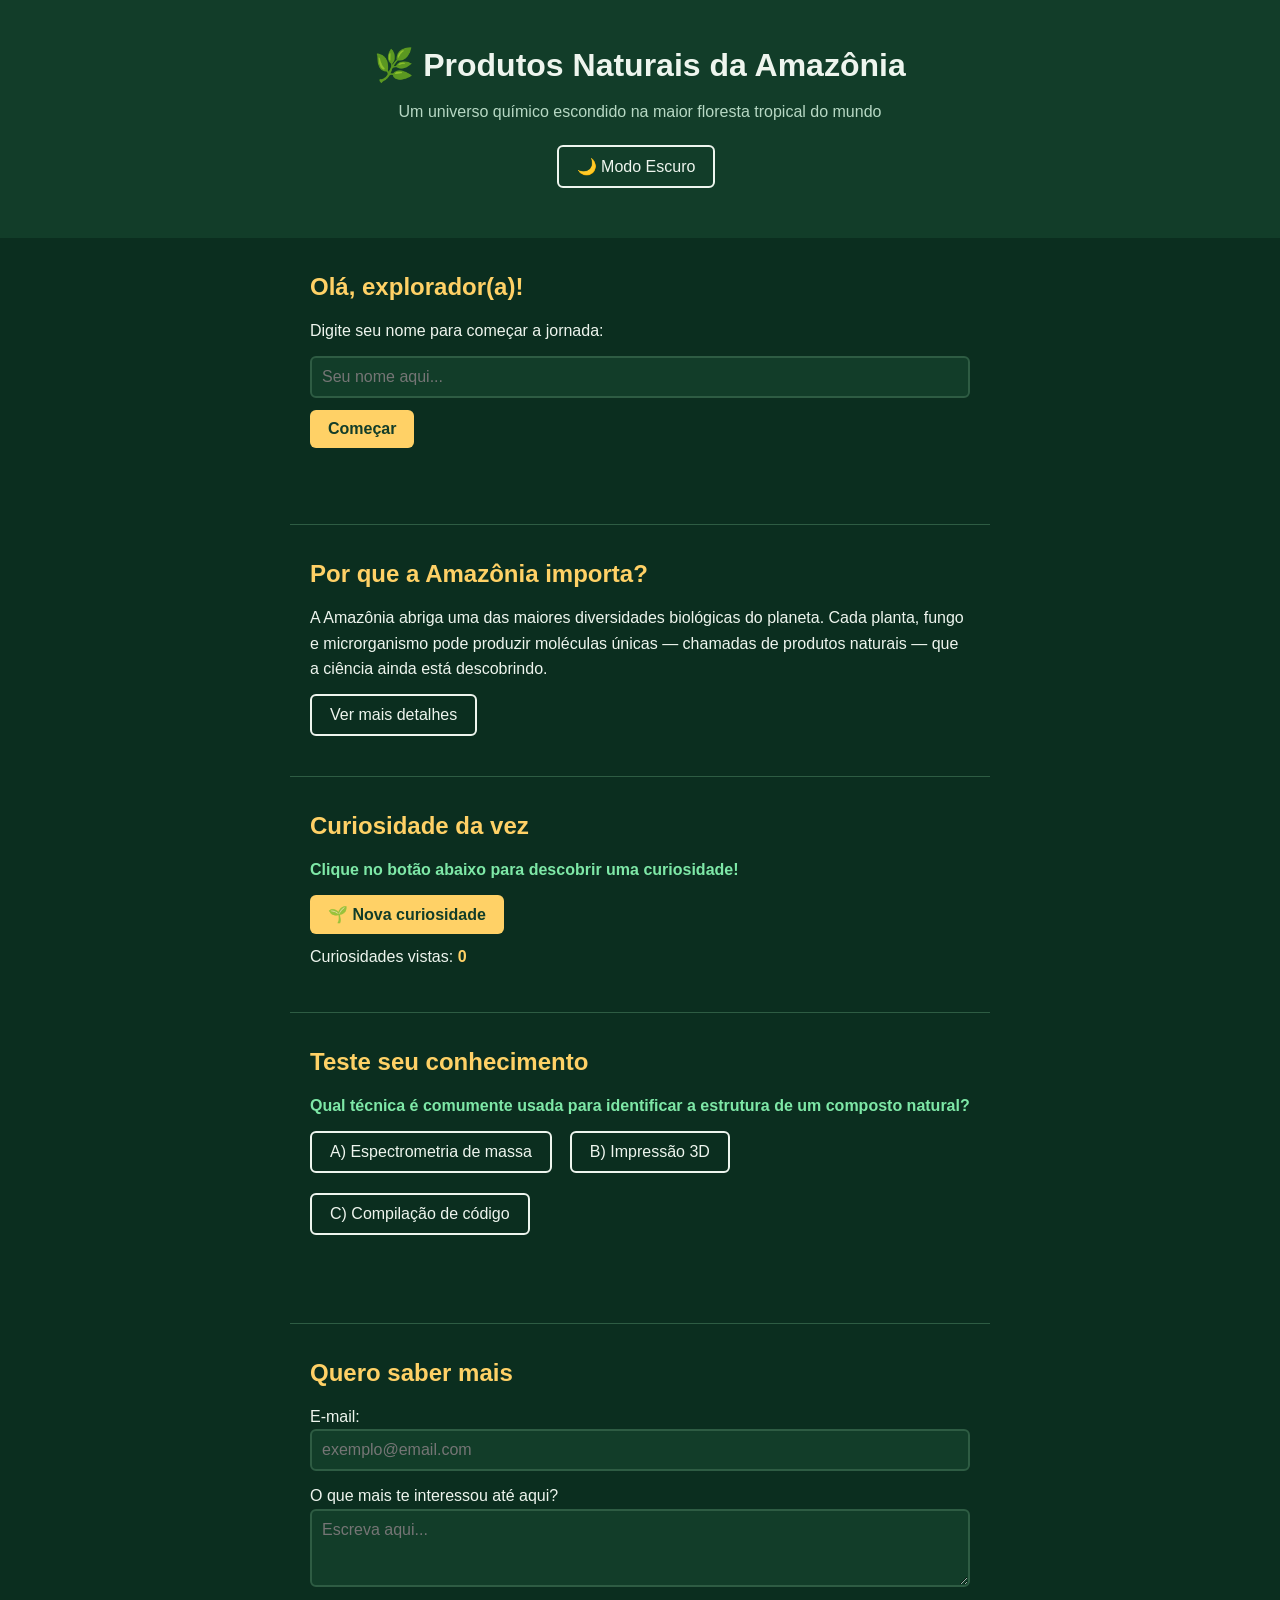
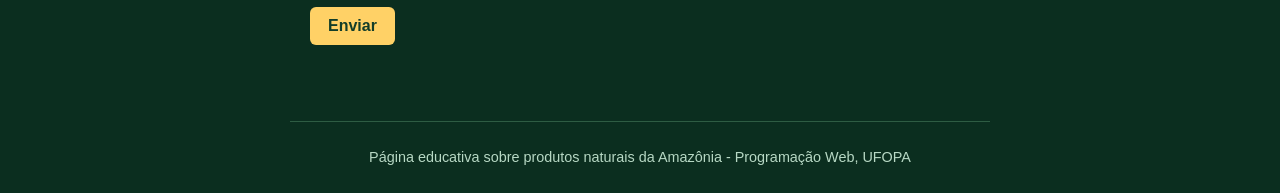
<file: pjnpa/index.html>
<!DOCTYPE html>
<!-- Declaração do tipo de documento: HTML5 -->
<html lang="pt-BR">
<!-- Elemento raiz da página, idioma português do Brasil -->

<head>
    <!-- Metadados da página -->
    <meta charset="UTF-8">
    <!-- Codificação UTF-8, para acentos funcionarem corretamente -->
    <meta name="viewport" content="width=device-width, initial-scale=1.0">
    <!-- Torna a página responsiva em dispositivos móveis -->
    <title>Produtos Naturais da Amazônia - Um Universo Químico</title>
    <!-- Título exibido na aba do navegador -->
    <link rel="stylesheet" href="estilo.css">
    <!-- Liga o arquivo CSS externo -->
</head>

<body>
    <!-- Corpo visível da página -->

    <header class="topo">
        <!-- Cabeçalho com o nome do tema -->
        <h1>🌿 Produtos Naturais da Amazônia</h1>
        <p class="subtitulo">Um universo químico escondido na maior floresta tropical do mundo</p>

        <button id="botaoModoEscuro" class="botao-secundario">🌙 Modo Escuro</button>
        <!-- Botão que alterna entre tema claro e escuro -->
    </header>

    <main>
        <!-- Conteúdo principal -->

        <section id="boasVindas" class="secao">
            <!-- Seção de saudação personalizada -->
            <h2>Olá, explorador(a)!</h2>
            <p>Digite seu nome para começar a jornada:</p>

            <input type="text" id="campoNome" placeholder="Seu nome aqui...">
            <!-- Campo de entrada para o nome do visitante -->
            <button id="botaoSaudar" class="botao-primario">Começar</button>
            <!-- Botão que dispara a saudação -->

            <p id="mensagemSaudacao" class="destaque"></p>
            <!-- Preenchido dinamicamente pelo JavaScript -->
        </section>

        <section class="secao">
            <!-- Seção introdutória sobre o tema -->
            <h2>Por que a Amazônia importa?</h2>
            <p>
                A Amazônia abriga uma das maiores diversidades biológicas do planeta.
                Cada planta, fungo e microrganismo pode produzir moléculas únicas —
                chamadas de produtos naturais — que a ciência ainda está descobrindo.
            </p>

            <button id="botaoDetalhes" class="botao-secundario">Ver mais detalhes</button>
            <!-- Mostra/esconde o bloco de detalhes -->

            <div id="detalhesExtra" class="caixa-detalhes escondido">
                <!-- Bloco de detalhes, inicialmente escondido via CSS -->
                <h3>Para onde vão essas descobertas?</h3>
                <ul>
                    <li>Desenvolvimento de novos medicamentos</li>
                    <li>Cosméticos e produtos naturais</li>
                    <li>Defensivos agrícolas biológicos</li>
                    <li>Estudos de biodiversidade e conservação</li>
                </ul>
            </div>
        </section>

        <section class="secao">
            <!-- Seção da curiosidade rotativa -->
            <h2>Curiosidade da vez</h2>
            <p id="textoCuriosidade" class="destaque">
                Clique no botão abaixo para descobrir uma curiosidade!
            </p>
            <!-- Texto da curiosidade atual, trocado pelo JavaScript -->

            <button id="botaoCuriosidade" class="botao-primario">🌱 Nova curiosidade</button>
            <!-- Avança para a próxima curiosidade da lista -->

            <p>Curiosidades vistas: <span id="contadorCuriosidades">0</span></p>
            <!-- Contador de curiosidades já exibidas -->
        </section>

        <section class="secao">
            <!-- Seção do quiz rápido -->
            <h2>Teste seu conhecimento</h2>
            <p id="perguntaQuiz" class="destaque">Carregando pergunta...</p>
            <!-- Texto da pergunta atual do quiz -->

            <div class="opcoes-quiz">
                <button id="opcaoA" class="botao-secundario">A</button>
                <button id="opcaoB" class="botao-secundario">B</button>
                <button id="opcaoC" class="botao-secundario">C</button>
                <!-- Três botões de alternativa; o texto de cada um é definido via JavaScript -->
            </div>

            <p id="resultadoQuiz" class="destaque"></p>
            <!-- Feedback (acerto/erro) exibido após a escolha -->
            <button id="botaoProximaPergunta" class="botao-secundario escondido">Próxima pergunta</button>
            <!-- Avança para a próxima pergunta do quiz -->
        </section>

        <section class="secao">
            <!-- Formulário de interesse em receber novidades -->
            <h2>Quero saber mais</h2>
            <form id="formularioInscricao">
                <!-- Envio controlado pelo JavaScript -->

                <label for="campoEmail">E-mail:</label>
                <input type="text" id="campoEmail" placeholder="exemplo@email.com">
                <!-- Campo de e-mail -->

                <label for="campoMensagem">O que mais te interessou até aqui?</label>
                <textarea id="campoMensagem" rows="3" placeholder="Escreva aqui..."></textarea>
                <!-- Campo de mensagem -->

                <button type="submit" class="botao-primario">Enviar</button>
                <!-- Botão de envio -->
            </form>

            <p id="mensagemFormulario" class="destaque"></p>
            <!-- Confirmação ou erro do envio -->
        </section>
    </main>

    <footer class="rodape">
        <!-- Rodapé -->
        <p>Página educativa sobre produtos naturais da Amazônia - Programação Web, UFOPA</p>
    </footer>

    <script src="script.js"></script>
    <!-- Liga o arquivo JavaScript, carregado ao final do body -->
</body>

</html>
</file>
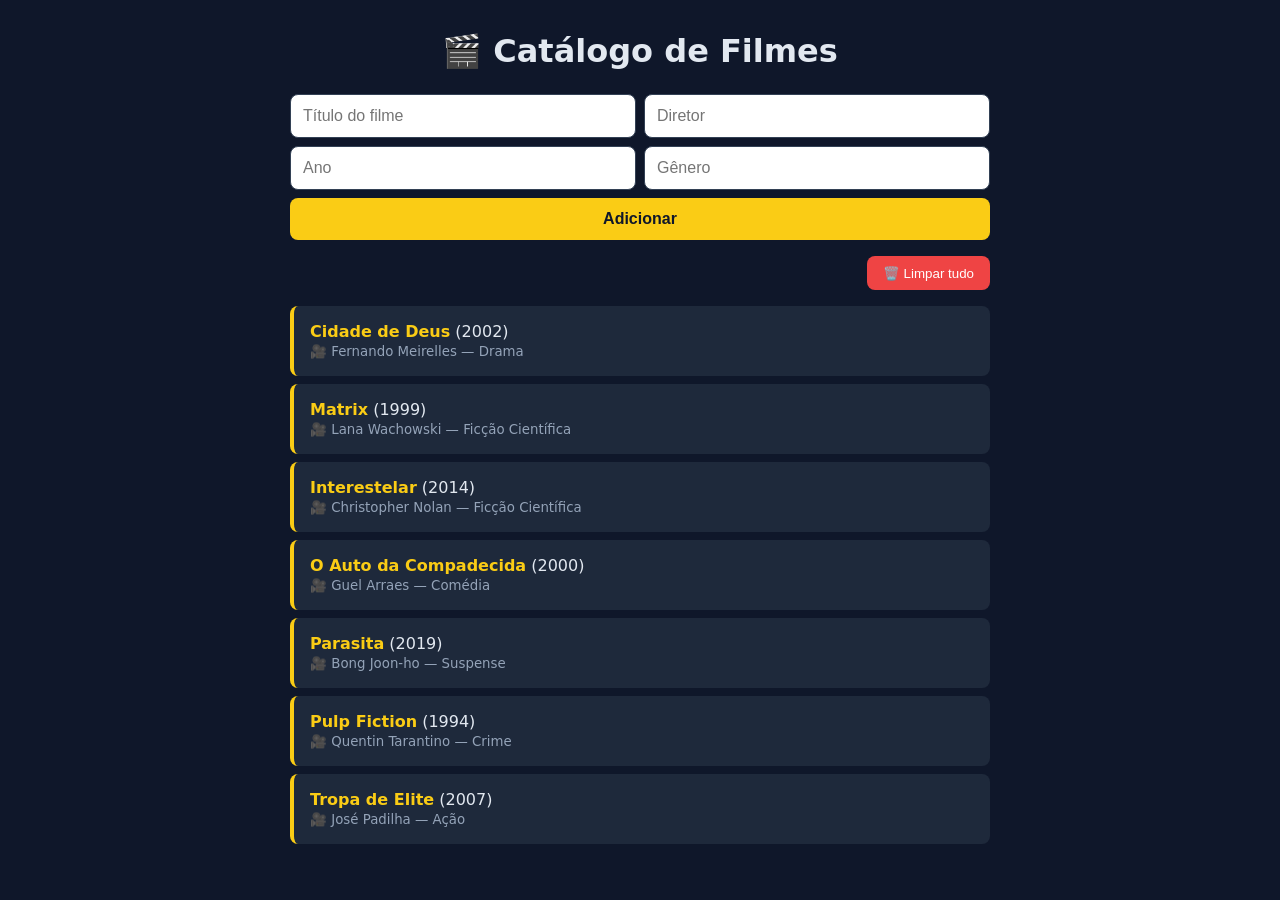
<file: Atividade 4/catalogo-filmes/index.html>
<!DOCTYPE html>
<html lang="pt-BR">
<head>
  <meta charset="UTF-8">
  <meta name="viewport" content="width=device-width, initial-scale=1.0">
  <title>Catálogo de Filmes</title>
  <link rel="stylesheet" href="style.css">
</head>
<body>
  <main class="container">
    <h1>🎬 Catálogo de Filmes</h1>

    <form id="form-filme">
      <input type="text" id="titulo" placeholder="Título do filme" required>
      <input type="text" id="diretor" placeholder="Diretor" required>
      <input type="number" id="ano" placeholder="Ano" min="1888" max="2100" required>
      <input type="text" id="genero" placeholder="Gênero" required>
      <button type="submit">Adicionar</button>
    </form>

    <div class="acoes">
      <button id="btn-limpar" class="perigo">🗑️ Limpar tudo</button>
    </div>

    <ul id="lista-filmes"></ul>
  </main>

  <script src="script.js"></script>
</body>
</html>
</file>
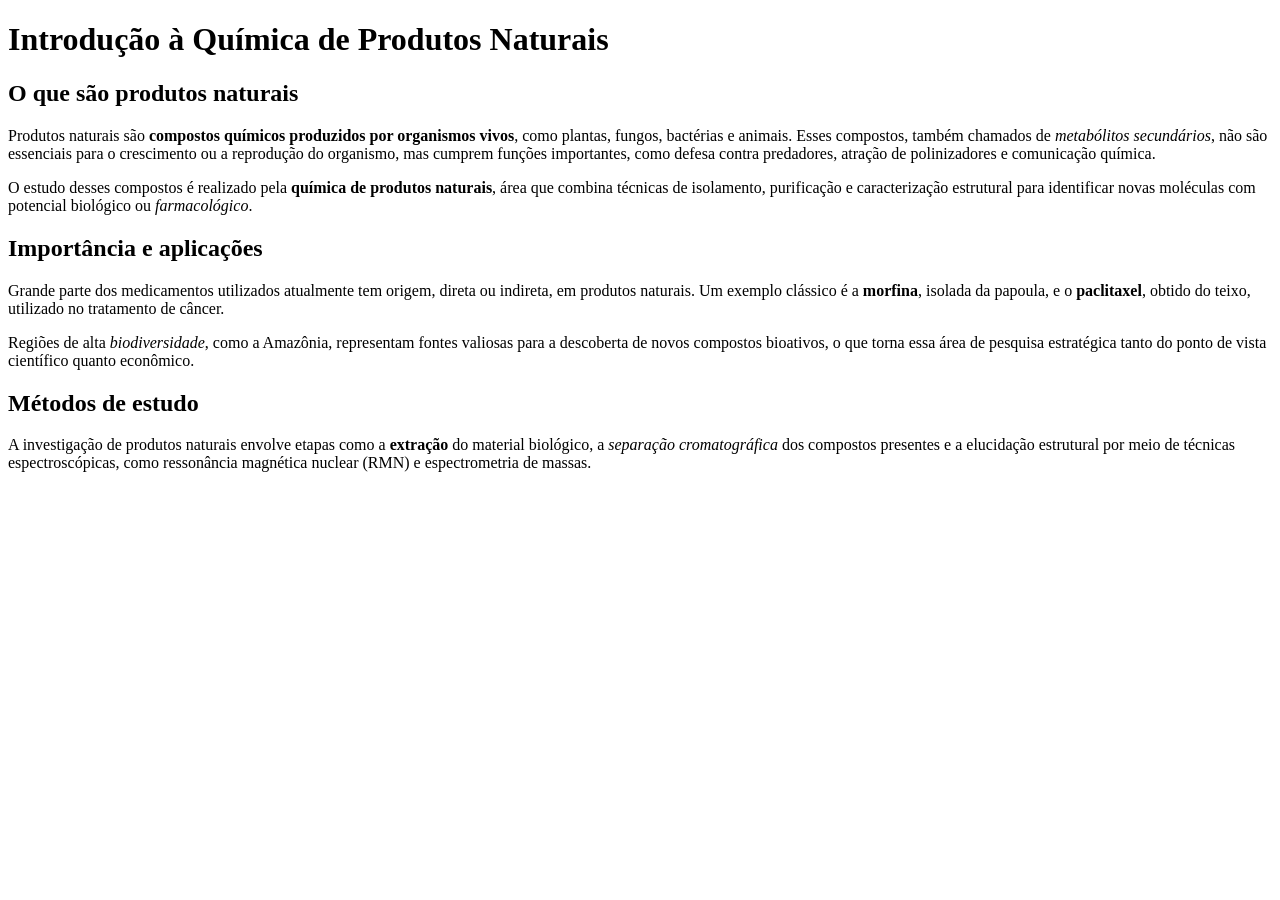
<file: Aula 1/quimica-produtos-naturais.html>
<!DOCTYPE html>
<html lang="pt-BR">
<head>
    <meta charset="UTF-8">
    <title>Introdução à Química de Produtos Naturais</title>
</head>
<body>
    <h1>Introdução à Química de Produtos Naturais</h1>

    <h2>O que são produtos naturais</h2>
    <p>
        Produtos naturais são <strong>compostos químicos produzidos por
        organismos vivos</strong>, como plantas, fungos, bactérias e
        animais. Esses compostos, também chamados de <em>metabólitos
        secundários</em>, não são essenciais para o crescimento ou a
        reprodução do organismo, mas cumprem funções importantes, como
        defesa contra predadores, atração de polinizadores e
        comunicação química.
    </p>
    <p>
        O estudo desses compostos é realizado pela <strong>química de
        produtos naturais</strong>, área que combina técnicas de
        isolamento, purificação e caracterização estrutural para
        identificar novas moléculas com potencial biológico ou
        <em>farmacológico</em>.
    </p>

    <h2>Importância e aplicações</h2>
    <p>
        Grande parte dos medicamentos utilizados atualmente tem origem,
        direta ou indireta, em produtos naturais. Um exemplo clássico é
        a <strong>morfina</strong>, isolada da papoula, e o
        <strong>paclitaxel</strong>, obtido do teixo, utilizado no
        tratamento de câncer.
    </p>
    <p>
        Regiões de alta <em>biodiversidade</em>, como a Amazônia,
        representam fontes valiosas para a descoberta de novos
        compostos bioativos, o que torna essa área de pesquisa
        estratégica tanto do ponto de vista científico quanto
        econômico.
    </p>

    <h2>Métodos de estudo</h2>
    <p>
        A investigação de produtos naturais envolve etapas como a
        <strong>extração</strong> do material biológico, a
        <em>separação cromatográfica</em> dos compostos presentes e a
        elucidação estrutural por meio de técnicas espectroscópicas,
        como ressonância magnética nuclear (RMN) e espectrometria de
        massas.
    </p>
</body>
</html>
</file>
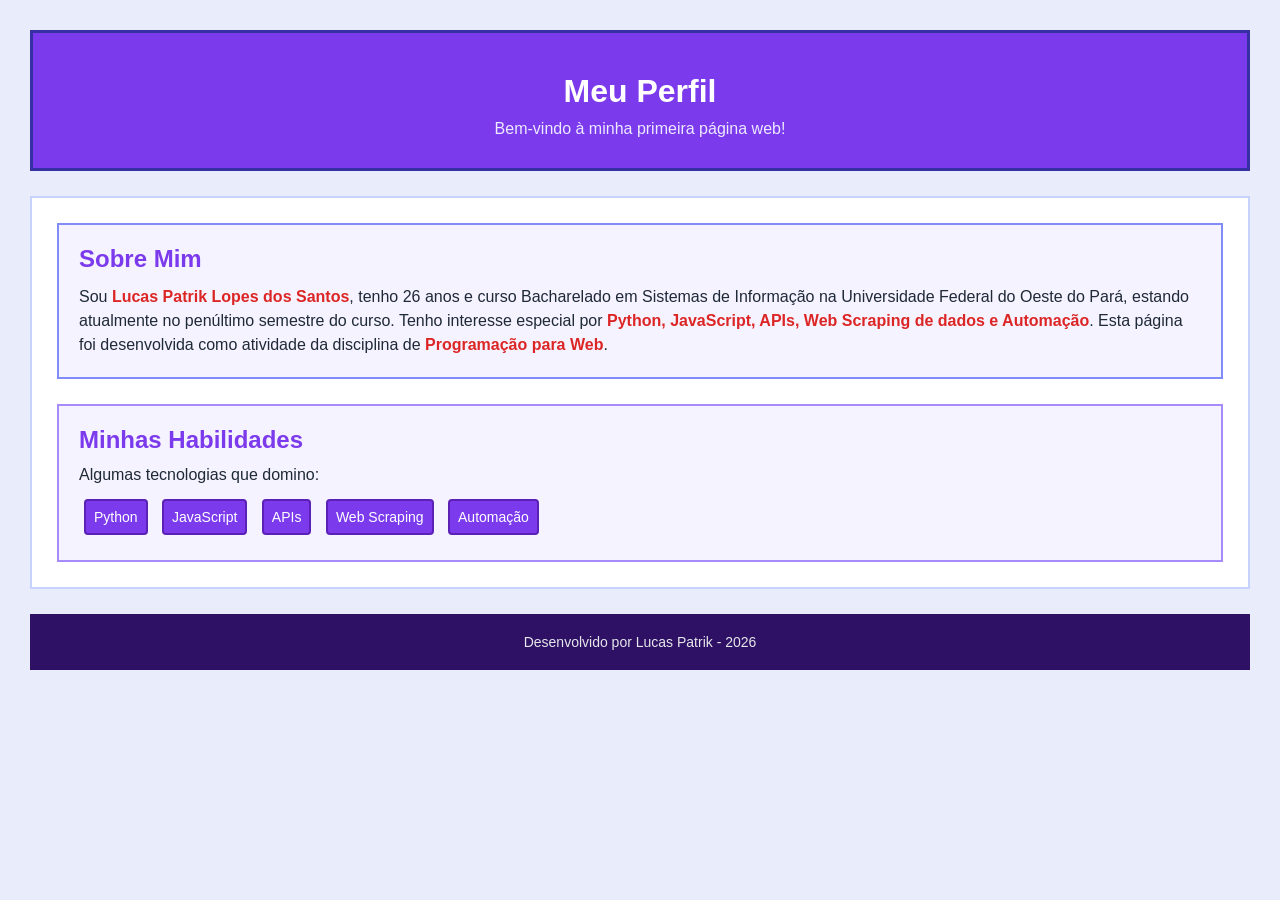
<file: aula 3/meu-perfil.html>
<!doctype html>
<html lang="pt-BR">
    <head>
        <meta charset="UTF-8" />
        <title>Meu Perfil</title>
        <style>
            * {
                box-sizing: border-box;
            }

            body {
                margin: 0;
                padding: 30px;
                background-color: #e9edfb;
                font-family: Arial, Helvetica, sans-serif;
                color: #1f2937;
            }

            .cabecalho {
                border: 3px solid #3730a3;
                padding: 30px;
                background-color: #7c3aed;
                text-align: center;
            }

            .cabecalho h1 {
                margin: 10px;
                color: #ffffff;
            }

            .cabecalho p {
                margin: 8px 0 0 0;
                color: #ede9fe;
            }

            .conteudo {
                margin-top: 25px;
                border: 2px solid #c7d2fe;
                padding: 25px;
                background-color: #ffffff;
            }

            .sobre {
                border: 2px solid #818cf8;
                padding: 20px;
                background-color: #f5f3ff;
            }

            .sobre h2 {
                margin: 0 0 12px 0;
                color: #7c3aed;
            }

            .sobre p {
                margin: 0;
                line-height: 1.5;
            }

            .destaque {
                color: #dc2626;
                font-weight: bold;
            }

            .habilidades {
                margin-top: 25px;
                border: 2px solid #a78bfa;
                padding: 20px;
                background-color: #f5f3ff;
            }

            .habilidades h2 {
                margin: 0 0 12px 0;
                color: #7c3aed;
            }

            .habilidades p {
                margin: 0 0 10px 0;
            }

            .habilidades span {
                display: inline-block;
                margin: 5px;
                padding: 8px;
                border: 2px solid #5b21b6;
                background-color: #7c3aed;
                color: #ffffff;
                border-radius: 4px;
                font-size: 14px;
            }

            .rodape {
                margin-top: 25px;
                padding: 20px;
                background-color: #2e1065;
                color: #e5e7eb;
                text-align: center;
                font-size: 14px;
            }
        </style>
    </head>
    <body>
        <div class="cabecalho">
            <h1>Meu Perfil</h1>
            <p>Bem-vindo à minha primeira página web!</p>
        </div>

        <div class="conteudo">
            <div class="sobre">
                <h2>Sobre Mim</h2>
                <p>
                    Sou
                    <span class="destaque">Lucas Patrik Lopes dos Santos</span>,
                    tenho 26 anos e curso Bacharelado em Sistemas de Informação
                    na Universidade Federal do Oeste do Pará, estando atualmente
                    no penúltimo semestre do curso. Tenho interesse especial por
                    <span class="destaque"
                        >Python, JavaScript, APIs, Web Scraping de dados e
                        Automação</span
                    >. Esta página foi desenvolvida como atividade da disciplina
                    de <span class="destaque">Programação para Web</span>.
                </p>
            </div>

            <div class="habilidades">
                <h2>Minhas Habilidades</h2>
                <p>Algumas tecnologias que domino:</p>
                <span>Python</span>
                <span>JavaScript</span>
                <span>APIs</span>
                <span>Web Scraping</span>
                <span>Automação</span>
            </div>
        </div>

        <div class="rodape">Desenvolvido por Lucas Patrik - 2026</div>
    </body>
</html>
</file>
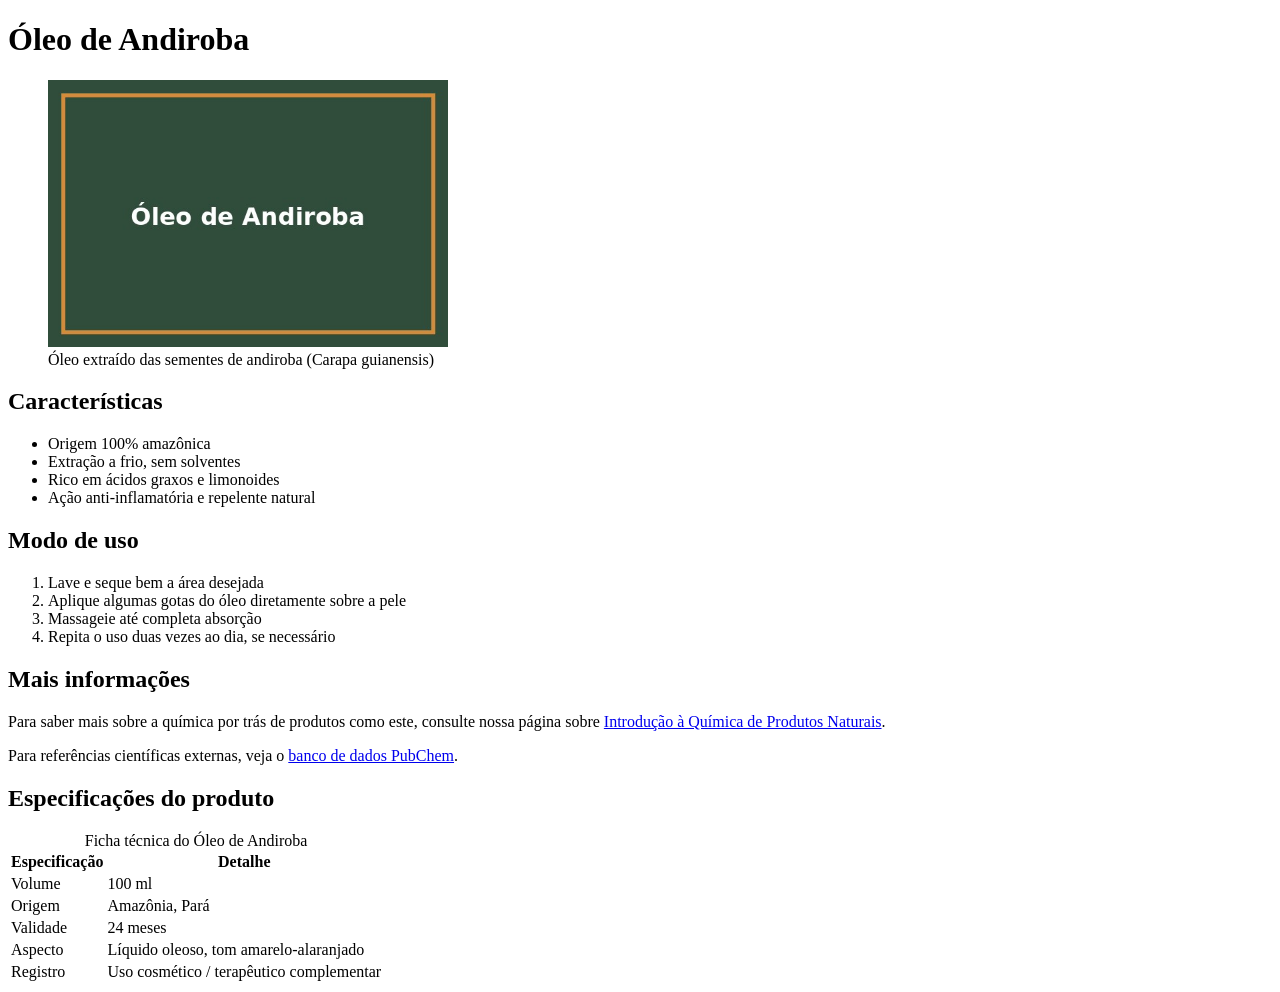
<file: aula 2/task B/produto.html>
<!DOCTYPE html>
<html lang="pt-BR">
<head>
    <meta charset="UTF-8">
    <title>Óleo de Andiroba - Produto Natural Amazônico</title>
</head>
<body>
    <h1>Óleo de Andiroba</h1>

    <figure>
        <img src="img/andiroba.jpg" alt="Frasco de óleo de andiroba, extrato natural de origem amazônica" width="400">
        <figcaption>Óleo extraído das sementes de andiroba (Carapa guianensis)</figcaption>
    </figure>

    <h2>Características</h2>
    <ul>
        <li>Origem 100% amazônica</li>
        <li>Extração a frio, sem solventes</li>
        <li>Rico em ácidos graxos e limonoides</li>
        <li>Ação anti-inflamatória e repelente natural</li>
    </ul>

    <h2>Modo de uso</h2>
    <ol>
        <li>Lave e seque bem a área desejada</li>
        <li>Aplique algumas gotas do óleo diretamente sobre a pele</li>
        <li>Massageie até completa absorção</li>
        <li>Repita o uso duas vezes ao dia, se necessário</li>
    </ol>

    <h2>Mais informações</h2>
    <p>
        Para saber mais sobre a química por trás de produtos como este,
        consulte nossa página sobre
        <a href="quimica-produtos-naturais.html">Introdução à Química de Produtos Naturais</a>.
    </p>
    <p>
        Para referências científicas externas, veja o
        <a href="https://pubchem.ncbi.nlm.nih.gov/" target="_blank" rel="noopener noreferrer">banco de dados PubChem</a>.
    </p>

    <h2>Especificações do produto</h2>
    <table>
        <caption>Ficha técnica do Óleo de Andiroba</caption>
        <thead>
            <tr>
                <th>Especificação</th>
                <th>Detalhe</th>
            </tr>
        </thead>
        <tbody>
            <tr>
                <td>Volume</td>
                <td>100 ml</td>
            </tr>
            <tr>
                <td>Origem</td>
                <td>Amazônia, Pará</td>
            </tr>
            <tr>
                <td>Validade</td>
                <td>24 meses</td>
            </tr>
            <tr>
                <td>Aspecto</td>
                <td>Líquido oleoso, tom amarelo-alaranjado</td>
            </tr>
        </tbody>
        <tfoot>
            <tr>
                <td>Registro</td>
                <td>Uso cosmético / terapêutico complementar</td>
            </tr>
        </tfoot>
    </table>
</body>
</html>
</file>
<file: pjnpa/estilo.css>
/* ===================================================
   RESET BÁSICO (seletor por tag: *)
=================================================== */
* {
    margin: 0;
    /* remove margem padrão de todos os elementos */
    padding: 0;
    /* remove espaçamento interno padrão de todos os elementos */
    box-sizing: border-box;
    /* padding e borda não aumentam o tamanho total do elemento */
    font-family: 'Segoe UI', Arial, sans-serif;
    /* fonte padrão usada em toda a página */
}

/* ===================================================
   CORPO DA PÁGINA (seletor por tag: body)
=================================================== */
body {
    background-color: #0b2e1f;
    /* verde bem escuro, remetendo à floresta */
    color: #eef5ee;
    /* texto claro, para contrastar com o fundo escuro */
    line-height: 1.6;
    /* espaçamento entre linhas, melhora a leitura */
    transition: background-color 0.4s ease, color 0.4s ease;
    /* anima a troca suave entre modo claro e escuro */
}

/* Modo claro, classe adicionada via JavaScript */
body.modo-claro {
    background-color: #f6f8f2;
    /* fundo claro quando o modo escuro é desativado */
    color: #1b3a2b;
    /* texto escuro para contrastar com o fundo claro */
}

/* ===================================================
   CABEÇALHO (seletor por classe: .topo)
=================================================== */
.topo {
    text-align: center;
    /* centraliza o conteúdo do cabeçalho */
    padding: 40px 20px;
    /* espaçamento interno do cabeçalho */
    background-color: #123d29;
    /* tom mais claro que o fundo, para destacar o topo */
}

.subtitulo {
    color: #b7d8c4;
    /* cor suave para o subtítulo */
    margin-top: 8px;
    /* espaço acima do subtítulo */
    margin-bottom: 20px;
    /* espaço abaixo, antes do botão de modo escuro */
}

/* ===================================================
   SEÇÕES GERAIS (seletor por classe: .secao)
=================================================== */
.secao {
    max-width: 700px;
    /* largura máxima do conteúdo */
    margin: 0 auto;
    /* centraliza a seção horizontalmente */
    padding: 30px 20px;
    /* espaçamento interno da seção */
    border-bottom: 1px solid #2e5c43;
    /* linha sutil separando as seções */
}

.secao h2 {
    margin-bottom: 12px;
    /* espaço entre o título da seção e o conteúdo seguinte */
    color: #ffd166;
    /* amarelo suave, para destacar os títulos */
}

.secao p {
    margin-bottom: 12px;
    /* espaço entre parágrafos e os elementos seguintes */
}

/* ===================================================
   CAMPOS DE ENTRADA (seletor por tag: input, textarea)
=================================================== */
input,
textarea {
    width: 100%;
    /* ocupa toda a largura disponível do contêiner pai */
    padding: 10px;
    /* espaçamento interno confortável para digitação */
    margin-bottom: 12px;
    /* espaço abaixo de cada campo */
    border-radius: 6px;
    /* cantos arredondados */
    border: 2px solid #2e5c43;
    /* borda padrão dos campos */
    background-color: #123d29;
    /* fundo escuro do campo, combinando com o tema */
    color: #eef5ee;
    /* cor do texto digitado */
    font-size: 1rem;
    /* tamanho de fonte legível */
    transition: border-color 0.3s ease;
    /* anima a troca de cor da borda ao digitar */
}

/* Classe aplicada via JavaScript enquanto o usuário digita */
.campo-ativo {
    border-color: #ffd166;
    /* borda amarela quando o campo está em uso */
}

/* ===================================================
   BOTÕES (seletor por classe: .botao-primario e .botao-secundario)
=================================================== */
.botao-primario,
.botao-secundario {
    cursor: pointer;
    /* indica que o elemento é clicável */
    border: none;
    /* remove borda padrão */
    border-radius: 6px;
    /* cantos arredondados */
    padding: 10px 18px;
    /* espaçamento interno do botão */
    font-size: 1rem;
    /* tamanho da fonte do botão */
    margin-right: 8px;
    /* espaço entre botões lado a lado */
    margin-bottom: 10px;
    /* espaço abaixo do botão, em telas menores */
    transition: transform 0.15s ease, opacity 0.15s ease;
    /* pequena animação ao passar o mouse */
}

.botao-primario {
    background-color: #ffd166;
    /* amarelo de destaque para ações principais */
    color: #123d29;
    /* texto escuro para contraste */
    font-weight: bold;
    /* texto em negrito */
}

.botao-secundario {
    background-color: transparent;
    /* fundo transparente para ações secundárias */
    color: #eef5ee;
    /* texto claro */
    border: 2px solid #eef5ee;
    /* borda visível */
}

.botao-primario:hover,
.botao-secundario:hover {
    transform: scale(1.04);
    /* aumenta levemente o botão ao passar o mouse */
    opacity: 0.9;
    /* leve transparência no hover */
}

/* Classe aplicada via JavaScript para marcar a alternativa escolhida no quiz */
.opcao-selecionada {
    background-color: #ffd166;
    /* preenche o botão de amarelo quando selecionado */
    color: #123d29;
    /* texto escuro sobre o fundo amarelo */
}

/* ===================================================
   BLOCO DE OPÇÕES DO QUIZ (seletor por classe: .opcoes-quiz)
=================================================== */
.opcoes-quiz {
    display: flex;
    /* organiza os botões de alternativa lado a lado */
    gap: 10px;
    /* espaço entre os botões */
    flex-wrap: wrap;
    /* permite quebrar linha em telas pequenas */
    margin-bottom: 12px;
    /* espaço abaixo do bloco de opções */
}

/* ===================================================
   ELEMENTOS DE DESTAQUE
=================================================== */
.destaque {
    font-weight: bold;
    /* texto em negrito para chamar atenção */
    color: #7ee8a7;
    /* verde claro para indicar sucesso/destaque */
    min-height: 24px;
    /* reserva espaço mesmo antes do texto aparecer */
}

#contadorCuriosidades {
    /* seletor por id: aplica-se apenas a este elemento */
    color: #ffd166;
    font-weight: bold;
}

/* ===================================================
   CAIXA DE DETALHES (mostrar/esconder via JavaScript)
=================================================== */
.caixa-detalhes {
    margin-top: 16px;
    /* espaço acima da caixa de detalhes */
    padding: 16px;
    /* espaçamento interno da caixa */
    background-color: #123d29;
    /* fundo levemente diferente para destacar o bloco */
    border-radius: 8px;
    /* cantos arredondados */
    border: 1px solid #2e5c43;
    /* borda sutil */
}

.caixa-detalhes ul {
    margin-left: 20px;
    /* recuo da lista, para os marcadores não colarem na borda */
}

/* Classe que esconde elementos; alternada via JavaScript */
.escondido {
    display: none;
    /* remove o elemento do fluxo visual da página */
}

/* ===================================================
   RODAPÉ (seletor por classe: .rodape)
=================================================== */
.rodape {
    text-align: center;
    /* centraliza o texto do rodapé */
    padding: 24px;
    /* espaçamento interno do rodapé */
    font-size: 0.9rem;
    /* fonte um pouco menor que o texto normal */
    color: #b7d8c4;
    /* cor suave para não competir com o conteúdo principal */
}
</file>
<file: Atividade 4/catalogo-filmes/style.css>
* { box-sizing: border-box; margin: 0; padding: 0; }

body {
  font-family: system-ui, sans-serif;
  background: #0f172a;
  color: #e2e8f0;
  min-height: 100vh;
  padding: 2rem 1rem;
}

.container { max-width: 700px; margin: 0 auto; }

h1 { margin-bottom: 1.5rem; text-align: center; }

form {
  display: grid;
  grid-template-columns: 1fr 1fr;
  gap: 0.5rem;
  margin-bottom: 1rem;
}

form input, form button {
  padding: 0.75rem;
  border-radius: 8px;
  border: 1px solid #334155;
  font-size: 1rem;
}

form button {
  grid-column: span 2;
  background: #facc15;
  color: #0f172a;
  font-weight: bold;
  cursor: pointer;
  border: none;
}

form button:hover { background: #eab308; }

.acoes { text-align: right; margin-bottom: 1rem; }

.perigo {
  background: #ef4444;
  color: white;
  border: none;
  padding: 0.6rem 1rem;
  border-radius: 8px;
  cursor: pointer;
}

.perigo:hover { background: #dc2626; }

ul { list-style: none; }

li {
  background: #1e293b;
  padding: 1rem;
  border-radius: 8px;
  margin-bottom: 0.5rem;
  border-left: 4px solid #facc15;
}

li strong { color: #facc15; }

li small { color: #94a3b8; }
</file>
